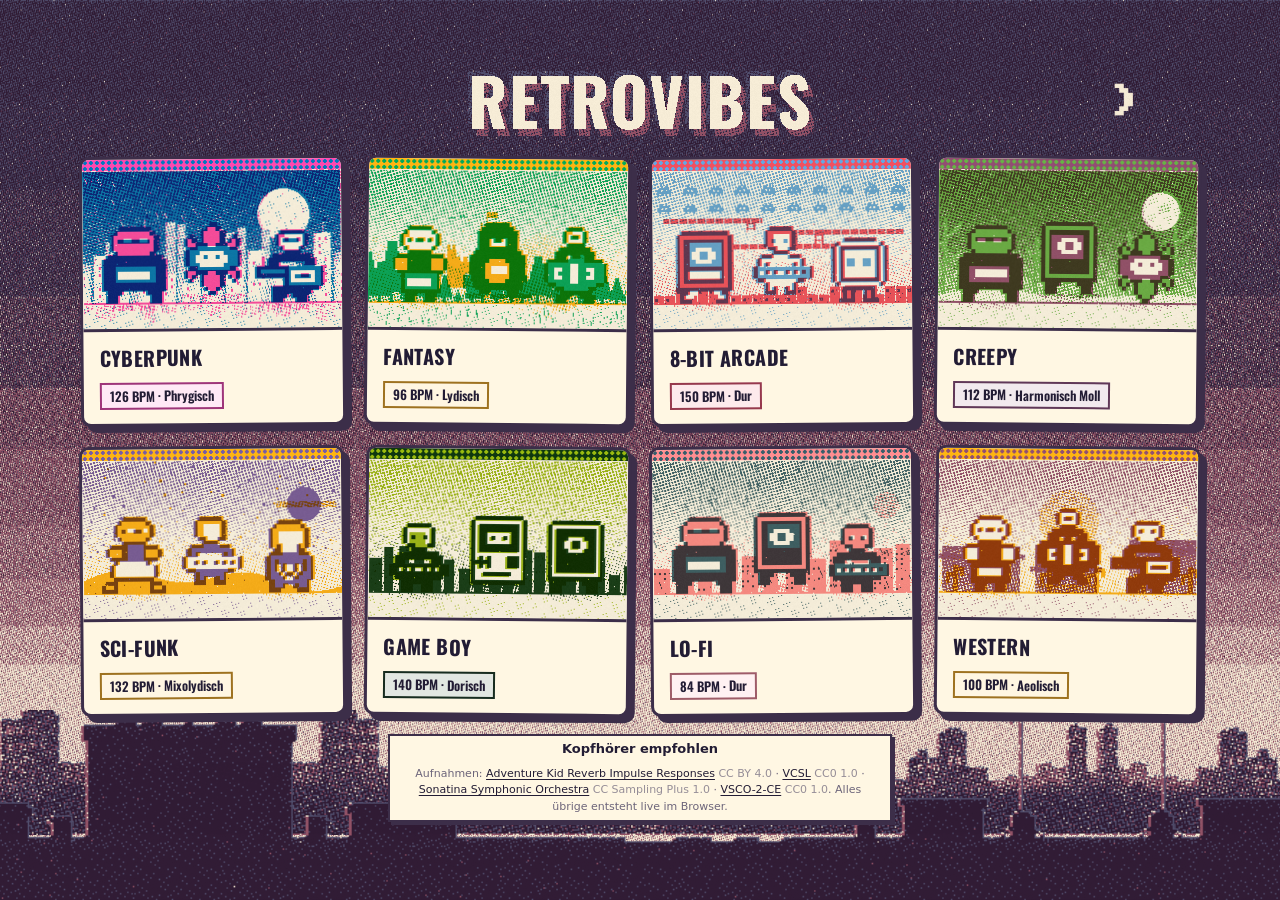
<file: index.html>
<!doctype html>
<html lang="de">
<head>
  <meta charset="utf-8">
  <meta name="viewport" content="width=device-width, initial-scale=1, viewport-fit=cover">
  <meta name="theme-color" content="#3c2e49">
  <!-- Die Seite selbst nie aus dem Cache: sonst zeigt der Browser eine alte
       index.html und damit alte Skriptversionen, obwohl die Dateien laengst
       neu sind. Die Skripte darunter tragen zusaetzlich eine Version. -->
  <meta http-equiv="Cache-Control" content="no-cache, no-store, must-revalidate">
  <meta name="description" content="Retrovibes ist eine Pixel-Groovebox für Beats und kleine Songs.">
  <title>Retrovibes</title>
  <link rel="stylesheet" href="styles.css?v=154">
  <link rel="stylesheet" href="css/intro-rooftop.css?v=154">
</head>
<body>
<div class="app">
  <section class="pick" id="screenPick" aria-label="Retrovibes Stilwahl">
    <div class="intro-rooftop" id="introRooftop" aria-hidden="true">
      <img class="intro-rooftop__layer intro-rooftop__back" src="assets/intro-rooftop/back_riso.png" width="1672" height="944" alt="" draggable="false" loading="eager" decoding="async" fetchpriority="high">
      <img class="intro-rooftop__layer intro-rooftop__moon" src="assets/intro-rooftop/moon_riso.png" width="264" height="312" alt="" draggable="false" loading="eager" decoding="async">
      <img class="intro-rooftop__layer intro-rooftop__middle" src="assets/intro-rooftop/middle_riso.png" width="1881" height="87" alt="" draggable="false" loading="eager" decoding="async">
      <img class="intro-rooftop__layer intro-rooftop__front" src="assets/intro-rooftop/front_riso.png" width="1881" height="150" alt="" draggable="false" loading="eager" decoding="async">
    </div>
    <div class="pick-head">
      <h1 class="logo">RETROVIBES</h1>
    </div>
    <div class="genres" id="genreGrid" aria-label="Musikstil auswählen"></div>
    <p class="pick-foot">Kopfhörer empfohlen</p>
  </section>

  <section class="mix" id="screenMix" hidden>
    <header class="bar">
      <div class="brand">
        <div class="brandzeile">
          <span class="logo">RETROVIBES</span>
          <span class="gchip" id="genreChip">&mdash;</span>
        </div>
        <b class="weltnote" id="weltNote" hidden></b>
      </div>
      <button class="btn play" id="playBtn" data-hint="<b>Play</b> startet den Loop. Geht auch mit der Leertaste.">&#9654; PLAY</button>
      <!-- Nur Welten mit `songarten` fuellen das (bisher: Game Boy). Es steht
           bewusst hier neben PLAY und nicht in der Weltenuebersicht: die
           Songart ist eine Entscheidung beim Bauen, keine beim Aussuchen. -->
      <div class="songarten" id="songArten" role="group" aria-label="Songart" hidden></div>
      <label class="ctl" data-hint="<b>Tempo</b> in Schlägen pro Minute. Unter 90 wird es schleppend, über 150 hektisch.">BPM
        <input type="range" id="bpm" min="60" max="180" step="1"><output id="bpmOut">128</output></label>
      <label class="ctl" data-hint="<b>Swing</b> verschiebt jeden zweiten Schritt nach hinten. Wenig = maschinell, viel = groovig schief.">SWING
        <input type="range" id="swing" min="0" max="60" step="1"><output id="swingOut">0%</output></label>
      <label class="ctl" data-hint="<b>Gesamtlautstärke</b> aller Figuren zusammen.">VOL
        <input type="range" id="master" min="0" max="100" step="1"><output id="masterOut">80</output></label>
      <button class="btn ghost" id="expBtn" data-hint="Song oder Projekt sichern.">Sichern</button>
      <button class="btn ghost" id="helpBtn" data-hint="Kurze Spielhilfe.">Hilfe</button>
      <button class="btn ghost" id="resetBtn" data-hint="Diesen Mix neu anfangen.">Neu</button>
      <button class="btn ghost" id="backBtn" data-hint="Eine andere Welt wählen.">Welten</button>
    </header>

    <div class="work">
      <aside class="roster" id="roster" aria-label="Figuren"></aside>
      <main class="stage">
        <canvas class="stagedruck" id="stageDruck" aria-hidden="true"></canvas>
        <div class="stageregen" id="stageRegen" aria-hidden="true" hidden></div>
        <div class="stagesterne" id="stageSterne" aria-hidden="true" hidden></div>
        <div class="stagekorn" aria-hidden="true"></div>
        <div class="slots" id="slots"></div>
        <div class="stagefloor"></div>
      </main>
      <aside class="insp" id="insp" aria-label="Klangregler"></aside>
    </div>

    <section class="tl">
      <div class="tl-top">
        <h2>BEATRASTER &middot; 16 SCHRITTE</h2>
        <!-- Ziel aller hint()-Aufrufe: wechselnde Tipps, Rueckfragen und
             Rueckmeldungen. Das Element fehlte, damit lief hint() ins Leere
             und die halbe Bedienfuehrung der App war unsichtbar. -->
        <p class="hinweis" id="hintText" aria-live="polite"></p>
        <p class="legend"><b>Tippen</b> = an/aus &nbsp;&middot;&nbsp; <b>Ziehen</b> = Höhe</p>
      </div>
      <div class="bars" id="bars"></div>
      <div class="tl-scroll">
        <div class="grid tl-nums" id="tlNums"></div>
        <div id="tlRows"></div>
        <p class="tl-empty" id="tlEmpty">Dieser Takt ist leer. Wähl eine Figur.</p>
      </div>
    </section>

  </section>
</div>

<!-- Quer ist die richtige Haltung: Buehne und Beatraster brauchen Breite,
     und das Raster hat 16 Spalten, die hochkant zu Streifen werden.
     Bewusst kein harter Riegel - wer sein Geraet gesperrt hat oder es nicht
     drehen kann, kommt mit einem Tipp trotzdem weiter. -->
<div class="dreh" id="drehHinweis" role="dialog" aria-labelledby="drehTitel">
  <div class="dreh__box">
    <div class="dreh__geraet" aria-hidden="true"><i></i></div>
    <p class="dreh__titel logo" id="drehTitel">Bitte dreh dein Gerät</p>
    <p class="dreh__text">Retrovibes braucht die Breite &ndash; für die Bühne und für die 16 Schritte im Beatraster.</p>
    <button class="btn ghost dreh__weiter" id="drehWeiter" type="button">Trotzdem hochkant</button>
  </div>
</div>

  <script src="js/riso.js?v=154"></script>
  <script src="js/sprites.js?v=154"></script>
  <script src="js/genres.js?v=154"></script>
  <script src="js/pixel-art.js?v=154"></script>
  <script src="js/samples.js?v=154"></script>
  <script src="js/audio-engine.js?v=154"></script>
  <script src="js/song-state.js?v=154"></script>
  <script src="js/ui.js?v=154"></script>
  <script src="js/inspector.js?v=154"></script>
  <script src="js/export.js?v=154"></script>
  <script src="js/intro-rooftop.js?v=154"></script>
  <script src="js/logo-print.js?v=154"></script>
  <script src="js/app.js?v=154"></script>
</body>
</html>
</file>
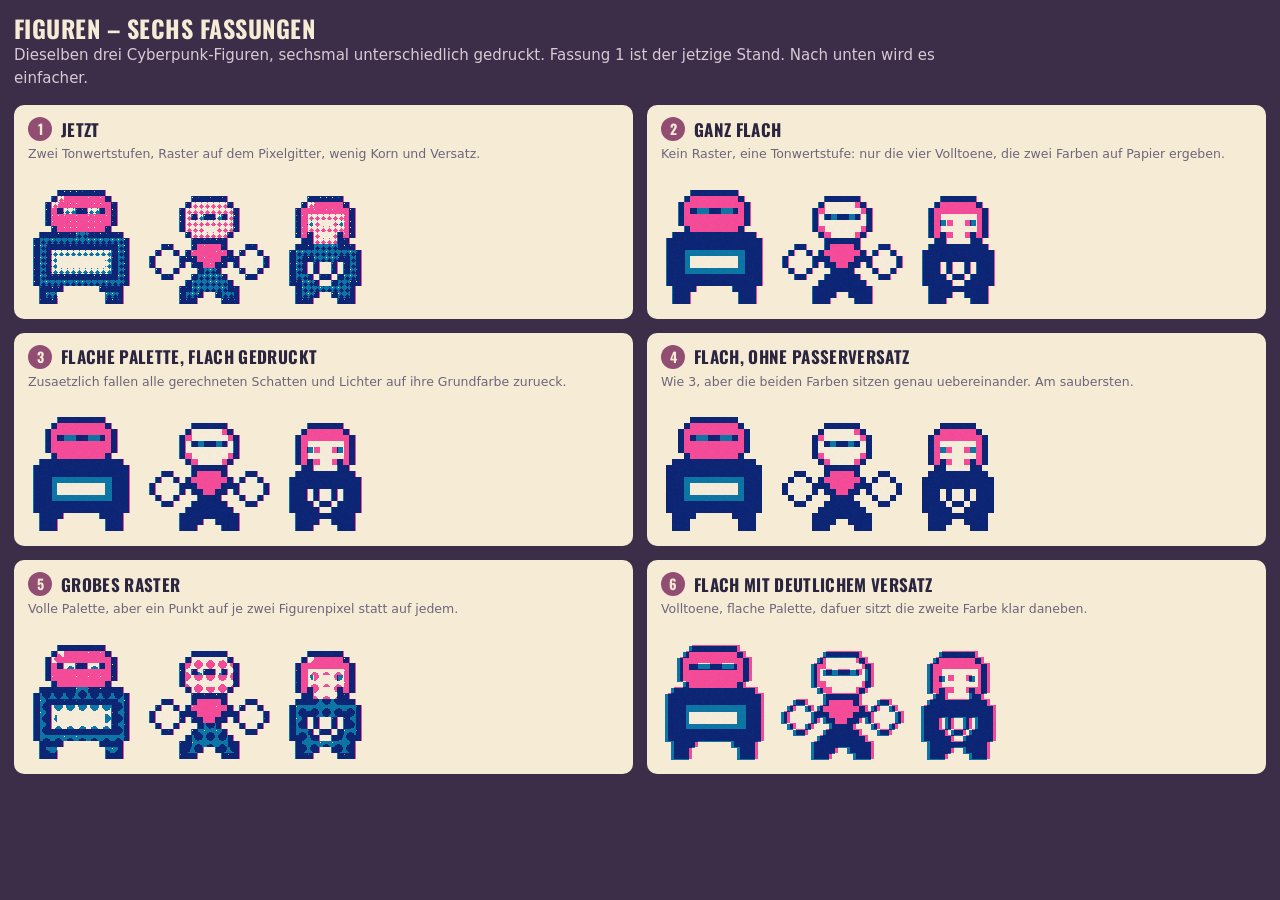
<file: tools/figuren-varianten.html>
<!doctype html>
<html lang="de">
<head>
<meta charset="utf-8">
<title>Retrovibes &ndash; Figuren, sechs Fassungen</title>
<!--
  Vergleichsblatt fuer den Figurendruck. Benutzt die echten Sprites,
  die echten Weltpaletten und dieselbe Presse wie die App - was hier
  steht, sieht in der App genauso aus.

  Aufrufen unter http://localhost:8124/tools/figuren-varianten.html
-->
<style>
  @font-face {
    font-family: "Oswald";
    src: url("../assets/fonts/oswald-latein.ttf") format("truetype-variations"),
         url("../assets/fonts/oswald-latein.ttf") format("truetype");
    font-weight: 200 700;
  }
  body {
    margin: 0; padding: 16px 14px 22px;
    background: #3c2e49; color: #f6ecd6;
    font: 15px/1.5 system-ui, sans-serif;
  }
  h1 { margin: 0 0 4px; font: 700 24px/1 "Oswald", sans-serif; text-transform: uppercase; letter-spacing: .02em; }
  .lede { margin: 0 0 16px; color: #d9c9d5; max-width: 62em; }
  /* Raster statt Liste: nur nebeneinander kann man Fassungen wirklich
     vergleichen, untereinander vergisst man die obere. */
  #blatt { display: grid; grid-template-columns: repeat(2, 1fr); gap: 14px; }
  .fassung { padding: 12px 14px 10px; background: #f6ecd6; border-radius: 10px; }
  .kopf { display: flex; align-items: center; gap: 9px; margin-bottom: 5px; }
  .nr {
    display: inline-grid; place-items: center; width: 24px; height: 24px;
    background: #914e72; color: #f6ecd6; border-radius: 50%;
    font: 700 14px/1 "Oswald", sans-serif;
  }
  h2 { margin: 0; color: #2b2540; font: 700 17px/1 "Oswald", sans-serif; text-transform: uppercase; letter-spacing: .02em; }
  .wie { margin: 0 0 6px; min-height: 2.6em; color: #6d657a; font-size: 12.5px; line-height: 1.3; }
  .reihe { display: flex; align-items: flex-end; gap: 10px; }
  .reihe canvas { display: block; image-rendering: auto; }
  .welt { margin: 10px 0 0; color: #6d657a; font: 600 12px/1 "Oswald", sans-serif; text-transform: uppercase; letter-spacing: .08em; }
</style>
</head>
<body>
<h1>Figuren &ndash; sechs Fassungen</h1>
<p class="lede">Dieselben drei Cyberpunk-Figuren, sechsmal unterschiedlich gedruckt.
Fassung&nbsp;1 ist der jetzige Stand. Nach unten wird es einfacher.</p>
<div id="blatt"></div>

<script src="../js/riso.js"></script>
<script src="../js/sprites.js"></script>
<script src="../js/genres.js"></script>
<script src="../js/pixel-art.js"></script>
<script>
'use strict';

/* Die Palette einer Welt ohne die gerechneten Zwischentoene: jede
   Aufhellung und jeder Schatten faellt auf seine Grundfarbe zurueck.
   Aus zwoelf Farben werden damit sechs. */
function flachePalette(g){
  const p = g.pal;
  return Object.assign({}, p, {a: p.A, H: p.A, b: p.B, c: p.C, s: p.S});
}

function risoFarben(g){ return g.riso || [g.ac, g.ac2]; }

/* Wie paintGenreCard und risoSprite in der App, nur mit frei
   waehlbaren Einstellungen. */
function drucke(g, spriteName, sc, o){
  const merker = g._pal;
  if(o.flachePalette) g._pal = flachePalette(g);
  const src = spriteCanvas(spriteName, g, sc);
  g._pal = merker;

  const rand = Math.max(2, Math.round(sc*0.8));
  const W = src.width + rand*2, H = src.height + rand*2;
  const pr = RISO.press(W, H, {inks: risoFarben(g), paper: RISO.PAPER});
  pr.maske(src, rand, rand, 3, 1);
  pr.stamp(src, rand, rand, 'set', o.stufen);
  const cv = document.createElement('canvas');
  cv.width = W; cv.height = H;
  pr.render(cv.getContext('2d'), {
    pitch: o.pitch || sc, shift: o.shift, grain: o.grain,
    density: 0.95, transparent: true, flach: o.flach,
    angles: [0, Math.PI/2]
  });
  return cv;
}

const FASSUNGEN = [
  {
    titel: 'Jetzt',
    wie: 'Zwei Tonwertstufen, Raster auf dem Pixelgitter, wenig Korn und Versatz.',
    o: {stufen: 2, shift: 0.6, grain: 0.03}
  },
  {
    titel: 'Ganz flach',
    wie: 'Kein Raster, eine Tonwertstufe: nur die vier Volltoene, die zwei Farben auf Papier ergeben.',
    o: {stufen: 1, shift: 0.6, grain: 0, flach: true}
  },
  {
    titel: 'Flache Palette, flach gedruckt',
    wie: 'Zusaetzlich fallen alle gerechneten Schatten und Lichter auf ihre Grundfarbe zurueck.',
    o: {stufen: 1, shift: 0.6, grain: 0, flach: true, flachePalette: true}
  },
  {
    titel: 'Flach, ohne Passerversatz',
    wie: 'Wie 3, aber die beiden Farben sitzen genau uebereinander. Am saubersten.',
    o: {stufen: 1, shift: 0, grain: 0, flach: true, flachePalette: true}
  },
  {
    titel: 'Grobes Raster',
    wie: 'Volle Palette, aber ein Punkt auf je zwei Figurenpixel statt auf jedem.',
    o: {stufen: 2, shift: 0.6, grain: 0.03, grob: 2}
  },
  {
    titel: 'Flach mit deutlichem Versatz',
    wie: 'Volltoene, flache Palette, dafuer sitzt die zweite Farbe klar daneben.',
    o: {stufen: 1, shift: 1.6, grain: 0, flach: true, flachePalette: true}
  }
];

const ZEIGEN = [
  {welt: 'cyber', figuren: ['stomper', 'klatscher', 'saenger']}
];

const SC = 6;   /* gross genug, dass man das Raster wirklich sieht */
const blatt = document.getElementById('blatt');

FASSUNGEN.forEach(function(f, i){
  const box = document.createElement('div');
  box.className = 'fassung';
  box.innerHTML = '<div class="kopf"><span class="nr">' + (i+1) + '</span>' +
                  '<h2>' + f.titel + '</h2></div>' +
                  '<p class="wie">' + f.wie + '</p>';
  ZEIGEN.forEach(function(z){
    const g = GENRES.find(function(x){ return x.id === z.welt; });
    const reihe = document.createElement('div');
    reihe.className = 'reihe';
    z.figuren.forEach(function(name){
      if(!SPRITES[name]) return;
      const o = Object.assign({}, f.o);
      if(o.grob) o.pitch = SC * o.grob;
      reihe.appendChild(drucke(g, name, SC, o));
    });
    const gruppe = document.createElement('div');
    gruppe.appendChild(reihe);
    box.appendChild(gruppe);
  });
  blatt.appendChild(box);
});
</script>
</body>
</html>
</file>
<file: styles.css>
/* Plakatschrift der Oberflaeche. Liegt eingedampft im Projekt
   (assets/fonts/oswald-latein.ttf, SIL OFL 1.1, Lizenz daneben) - nichts
   wird aus dem Netz nachgeladen, die Seite muss offline laufen.
   Neu erzeugen: python tools/subset_font.py

   Eine schmale Groteske mit Gewichtsachse. Vorher lief alles Grosse auf
   der System-Monospace: die ist auf gleiche Zeichenbreite ausgelegt,
   nicht auf Plakat, und sah entsprechend nach Terminal aus. */
@font-face {
  font-family: "Oswald";
  src: url("assets/fonts/oswald-latein.ttf") format("truetype-variations"),
       url("assets/fonts/oswald-latein.ttf") format("truetype");
  font-weight: 200 700;
  font-style: normal;
  font-display: swap;
}

:root {
  /* Schmalschriften als Rueckfall, falls die Datei fehlt - Arial Narrow
     auf Windows, Avenir Next Condensed auf Mac. */
  --display: "Oswald", "Arial Narrow", "Avenir Next Condensed", system-ui, sans-serif;
  --mono: ui-monospace, "SFMono-Regular", Menlo, Monaco, Consolas, monospace;
  --bg: #171426; --bg2: #211c33; --panel: #fff7e3; --panel2: #eadfc4; --sunk: #0f0d19;
  --line: #332b4c; --line2: #5d5279; --ink: #fff8e8; --ink2: #d9d0e6; --muted: #aaa1ba;
  --paper-ink: #221c34; --paper-muted: #6d657a; --ac: #ff5b7f; --ac2: #35d6d0;
  --good: #72de9b; --warn: #ffc857; --world1: #1a1030; --world2: #0d1226;
  --hard-shadow: 6px 6px 0 #090710;
}
*, *::before, *::after { box-sizing: border-box; }
html, body { margin: 0; padding: 0; }
html { background: var(--bg); }
body {
  background: var(--bg); color: var(--ink);
  font-family: system-ui, -apple-system, BlinkMacSystemFont, "Segoe UI", sans-serif;
  font-size: 16px; line-height: 1.45; -webkit-font-smoothing: antialiased;
  -webkit-tap-highlight-color: transparent; overscroll-behavior-y: none;
  /* Die Figuren sind Canvas - Safari haelt sie fuer Bilder und bietet beim
     langen Druck "Bild sichern" an. Ausgerechnet auf dem leeren Platz, wo
     der lange Druck eigentlich das Ziehen starten wuerde. Dasselbe gilt fuer
     die Auswahl-Lupe beim Ziehen im Beatraster. */
  -webkit-touch-callout: none;
  -webkit-user-select: none; user-select: none;
}
/* Lesbares bleibt lesbar: Hilfe, Sichern-Dialog und Eingabefelder muss man
   markieren und kopieren koennen - dort steht der Projekttext zum Weitergeben. */
.help, input, textarea { -webkit-user-select: text; user-select: text; }
button, input, select, textarea { font: inherit; color: inherit; }
button { cursor: pointer; touch-action: manipulation; }
button:disabled { cursor: default; }
:focus-visible { outline: 3px solid var(--ac2); outline-offset: 3px; }
[hidden] { display: none !important; }
.logo, .gcard h3, .gchip, .rlabel, .tl-top h2, .bars .lab, .insp h2, .knob label {
  font-family: var(--display);
  /* Oswald geht bis 700 - 900 liesse den Browser kuenstlich fetten. */
  font-weight: 700; text-transform: uppercase;
}

/* Weltwahl */
.pick {
  min-height: 100vh; min-height: 100dvh; display: flex; flex-direction: column; align-items: center;
  justify-content: center; gap: 18px;
  padding: max(18px, env(safe-area-inset-top)) max(20px, env(safe-area-inset-right)) max(18px, env(safe-area-inset-bottom)) max(20px, env(safe-area-inset-left));
  background:
    radial-gradient(circle at 14% 18%, rgba(255,91,127,.18) 0 4px, transparent 5px),
    radial-gradient(circle at 84% 78%, rgba(53,214,208,.15) 0 5px, transparent 6px),
    radial-gradient(900px 520px at 50% -10%, #392c55 0%, transparent 72%), var(--bg);
  background-size: 84px 84px, 112px 112px, auto, auto;
}
.pick-head { max-width: 720px; text-align: center; }
.logo {
  margin: 0; font-size: clamp(42px, 6.6vw, 66px); line-height: .92; letter-spacing: .015em;
  position: relative;
  /* Ueberdruck aus zwei versetzten Platten. Bleibt stehen, solange
     js/logo-print.js den gerasterten Druck nicht fertig hat - oder
     wenn es gar nicht laeuft. */
  color: #f6ecd6;
  text-shadow:
     4px  4px 0 #914e72,
    -3px -3px 0 rgba(74,74,122,.92);
}
/* Steht der gerasterte Druck, wird die echte Schrift durchsichtig.
   Sie bleibt im Dokument: markierbar, durchsuchbar, vorlesbar. */
.logo.ist-gedruckt { color: transparent; text-shadow: none; }
.logo__druck { position: absolute; pointer-events: none; }

.lede { margin: 20px 0 0; color: var(--ink2); font-size: clamp(18px, 2.2vw, 24px); font-weight: 750; }
.genres { width: min(1120px, 100%); display: grid; grid-template-columns: repeat(auto-fit, minmax(250px, 1fr)); gap: 20px; }
.gcard {
  --tilt: -.5deg; position: relative; overflow: hidden; min-height: 262px; padding: 0;
  color: var(--paper-ink); text-align: left; background: var(--panel); border: 3px solid #3c2e49;
  border-radius: 10px; box-shadow: 6px 6px 0 #3c2e49; transform: rotate(var(--tilt));
  transition: transform .14s ease, box-shadow .14s ease;
}
.gcard:nth-child(even) { --tilt: .55deg; }
.gcard:hover, .gcard:focus-visible { transform: translate(-3px,-3px) rotate(0); box-shadow: 10px 10px 0 #3c2e49; }
/* Der Streifen ist gedruckt, nicht verlaufen: volle erste Farbe, die
   zweite als Rasterpunkte darueber - so legt ein Riso zwei Farben. */
.gcard .strip {
  height: 11px;
  background:
    radial-gradient(circle at 50% 50%, var(--gac2) 1.7px, transparent 1.8px) 0 0/6px 6px,
    var(--gac);
}
/* Die Bildflaeche ist ein Risodruck: in Geraetepixeln gezeichnet und
   weich skaliert. `pixelated` wuerde das Raster zerhacken.
   Hoehe muss zu CARD_ART_H in js/ui.js passen. */
.gcard canvas { display: block; width: 100%; height: 158px; object-fit: cover; image-rendering: auto; }
.gcard .meta { min-height: 76px; padding: 12px 16px 14px; border-top: 3px solid #3c2e49; }
.gcard h3 { margin: 0; color: var(--paper-ink); font-size: 20px; letter-spacing: .02em; }
.gcard p { margin: 7px 0 0; color: var(--paper-muted); font-size: 14px; font-weight: 650; }
.gcard .bpm {
  display: inline-block; margin-top: 10px; padding: 3px 8px; color: var(--paper-ink);
  border: 2px solid color-mix(in srgb, var(--gac) 56%, #221c34);
  background: color-mix(in srgb, var(--gac) 12%, white);
  font: 600 13px/1.3 var(--display);
}
/* Steht auf der dunklen Dachsilhouette. Als blosser Text ging er dort
   unter - jetzt ist er ein kleines gedrucktes Schild wie die Karten. */
.pick-foot {
  align-self: center; margin: 0; padding: 4px 12px;
  color: var(--paper-ink); background: var(--panel);
  border: 2px solid #3c2e49; box-shadow: 3px 3px 0 #3c2e49;
  font-size: 13px; font-weight: 700; text-align: center;
}

/* Editor */
.mix { height: 100vh; height: 100dvh; min-height: 620px; display: flex; flex-direction: column; overflow: hidden; }
.bar {
  z-index: 20; display: flex; align-items: center; flex-wrap: wrap; gap: 10px 13px; min-height: 66px;
  padding: max(8px, env(safe-area-inset-top)) max(14px, env(safe-area-inset-right)) 9px max(14px, env(safe-area-inset-left));
  background: var(--bg2); border-bottom: 3px solid #090710;
}
/* Zwei Zeilen: Name oben, Kanalhinweis darunter. Nebeneinander passte
   der Satz nicht - die Kopfleiste hat bei 1280 px nur 1252 px, und er
   wurde abgeschnitten. In der Hoehe ist dagegen Platz frei. */
.brand { display: flex; flex-direction: column; align-items: flex-start; gap: 3px; margin-right: auto; }
.brandzeile { display: flex; align-items: center; gap: 10px; }
.brandzeile .logo { font-size: 20px; color: #f6ecd6; text-shadow: 2px 2px 0 #914e72, -1px -1px 0 rgba(74,74,122,.9); }
.gchip {
  max-width: 160px; overflow: hidden; padding: 5px 9px; color: var(--ac); border: 2px solid var(--ac);
  font-size: 12px; line-height: 1; letter-spacing: .05em; text-overflow: ellipsis; white-space: nowrap;
}
.btn {
  min-height: 44px; padding: 8px 14px; color: var(--ink); background: #2b2540;
  border: 2px solid var(--line2); border-radius: 7px; box-shadow: 3px 3px 0 #090710;
  font: 600 15px/1.1 var(--display); letter-spacing: .03em;
  transition: transform .08s ease, border-color .1s ease;
}
.btn:hover { border-color: var(--ac); transform: translate(-1px,-1px); }
.btn:active { transform: translate(2px,2px); box-shadow: 1px 1px 0 #090710; }
.btn.ghost { min-height: 44px; background: transparent; border-color: var(--line2); box-shadow: none; }
.btn.play {
  min-width: 126px; min-height: 48px; color: #171426; background: var(--ac); border-color: #090710;
  font: 700 15px/1 var(--display); letter-spacing: .04em;
}
.btn.play.on { background: var(--good); }
/* Songart: drei Fassungen desselben Songs, nur in Welten mit `songarten`.
   Sie steht neben PLAY, weil sie zum Bauen gehoert - und sie muss klein
   bleiben: die Kopfleiste hat bei 1280 px keine 250 px uebrig. Daher
   11 px Schrift, niedrige Knoepfe und ein Rahmen um die Gruppe, damit die
   drei als eine Entscheidung gelesen werden und nicht als drei Knoepfe. */
.songarten {
  display: flex; align-items: center; gap: 3px; padding: 3px;
  border: 2px solid var(--line2); border-radius: 8px;
}
.songarten[hidden] { display: none; }
/* Die Beschriftung kostet 55 px und die hat die Kopfleiste erst ab 1400 px
   uebrig - gemessen: bei 1280 px bleiben fuer Songart und die drei Regler
   zusammen 512 px. Darunter tragen sich die drei Woerter selbst. */
@media (min-width: 1400px) {
  .songarten::before {
    content: 'SONGART'; padding: 0 5px 0 3px; color: var(--muted);
    font: 500 10px/1 var(--display); letter-spacing: .08em;
  }
}
.songart {
  min-height: 32px; padding: 6px 8px; color: var(--muted); background: transparent;
  border: 2px solid transparent; border-radius: 5px;
  font: 600 11px/1 var(--display); letter-spacing: .03em; white-space: nowrap;
}
.songart:hover { color: var(--ink); border-color: var(--ac2); }
.songart.on { color: #171426; background: var(--ac); border-color: #090710; }
/* Die Gruppe nimmt rund 185 px, und die hat die Leiste nicht einfach so:
   sie kommen aus engeren Abstaenden, schmaleren Knoepfen und kuerzeren
   Reglern. Nur in Welten mit Songart, sonst bleibt alles wie es war. */
.bar.mit-songart { gap: 9px; }
.bar.mit-songart .btn.ghost { padding-inline: 10px; }
.bar.mit-songart .ctl input[type="range"] { width: 68px; }
.btn.warn { color: #fff; background: #c53a5d; border-color: #c53a5d; }
.btn.on { color: #171426; background: var(--ac); border-color: #171426; }
.btn.on.solo { background: var(--warn); }
/* Die Kopfleiste braucht auf 1280 px genau ihre 1252 px - sie kippte
   bei jedem laengeren Weltnamen ("8-Bit Arcade") in eine zweite Zeile.
   Statt weiter Pixel abzuschaben duerfen die Regler jetzt schrumpfen:
   `flex: 0 1 auto` und `min-width: 0` geben dem Umbruch etwas zu
   holen, bevor er eine Zeile aufmacht. */
.ctl {
  flex: 0 1 auto; min-width: 0;
  display: flex; align-items: center; gap: 7px; min-height: 42px; color: var(--muted);
  font: 500 12px/1 var(--display); letter-spacing: .06em;
}
.ctl input[type="range"] { flex: 0 1 auto; min-width: 52px; }
/* Der Weltname kuerzt sich lieber, als die Leiste zu sprengen. */
.brand { min-width: 0; }
.gchip { flex: 0 1 auto; }
.ctl output { min-width: 32px; color: var(--ink); font: 600 15px/1 var(--display); text-align: right; font-variant-numeric: tabular-nums; }
input[type="range"] {
  width: 108px; height: 44px; margin: 0; padding: 0; appearance: none; -webkit-appearance: none;
  background: transparent; touch-action: pan-y;
}
input[type="range"]::-webkit-slider-runnable-track { height: 8px; background: var(--sunk); border: 2px solid var(--line2); }
input[type="range"]::-moz-range-track { height: 8px; background: var(--sunk); border: 2px solid var(--line2); }
input[type="range"]::-webkit-slider-thumb {
  width: 22px; height: 28px; margin-top: -12px; appearance: none; -webkit-appearance: none;
  background: var(--ac); border: 2px solid #090710; border-radius: 3px; box-shadow: 2px 2px 0 #090710;
}
input[type="range"]::-moz-range-thumb { width: 22px; height: 28px; background: var(--ac); border: 2px solid #090710; border-radius: 3px; }
.work { min-height: 0; flex: 1; display: grid; grid-template-columns: 232px minmax(0,1fr) 286px; background: var(--bg); }
.work > * { min-height: 0; overflow: auto; }

/* Figurenkiste */
.roster {
  padding: 12px; color: var(--paper-ink); background: var(--panel); border-right: 3px solid #090710;
  scrollbar-color: var(--ac) var(--panel2);
}
/* Erklaert die Kanalgrenze - oben neben dem Weltnamen, wo man
   hinschaut. In der Figurenliste stand es zu weit unten. Schrumpft als
   erstes, wenn die Kopfleiste eng wird; der volle Text haengt am
   title-Attribut. */
.weltnote {
  max-width: 100%; overflow: hidden;
  color: var(--ink2); font: 700 12px/1.1 var(--display); letter-spacing: .02em;
  text-overflow: ellipsis; white-space: nowrap;
}
.rlabel { display: flex; align-items: center; gap: 8px; margin: 17px 0 8px; color: var(--paper-muted); font-size: 12px; font-weight: 500; letter-spacing: .13em; }
.rlabel:first-child { margin-top: 2px; }
.rlabel::after { content: ""; flex: 1; height: 2px; background: #cfc3aa; }
.rlabel i { width: 10px; height: 10px; flex: none; background: var(--c); border: 2px solid var(--paper-ink); }
.rgrid { display: grid; grid-template-columns: 1fr 1fr; gap: 9px; }
.rchar {
  position: relative; min-width: 0; min-height: 94px; overflow: hidden; padding: 7px 5px 6px;
  color: var(--paper-ink); text-align: center; background: #fffdf5; border: 2px solid #b9ad97;
  border-radius: 7px; box-shadow: 2px 2px 0 #c8bca5;
  /* Hier entscheidet sich, ob ein Finger zieht oder scrollt - nicht im
     JavaScript. Die Buehne liegt rechts: laengs (pan-y) scrollt der
     Browser die Kiste, quer gehoert die Bewegung uns. Ohne die Angabe
     nimmt der Browser jede Geste als Scrollen und der Zug kommt nie an. */
  touch-action: pan-y;
  -webkit-user-select: none; user-select: none; -webkit-touch-callout: none;
}
.rchar:hover { border-color: var(--c); }
.rchar canvas { display: block; margin: 0 auto; image-rendering: pixelated; }
.rchar span { display: block; margin-top: 4px; overflow: hidden; color: var(--paper-ink); font-size: 11px; font-weight: 750; line-height: 1.15; text-overflow: ellipsis; white-space: nowrap; }
.rchar.used { opacity: .5; filter: saturate(.55); }
.rchar.used::after {
  content: "IN TAKT"; position: absolute; inset: 0 0 auto; padding: 2px 3px; color: #151223;
  background: var(--c); font: 700 9px/1.2 var(--display); letter-spacing: .05em;
}

/* Kleiner Schirm (Tablet): dieselben Figuren, vier Fuenftel gross.
   0,8 ist nicht beliebig gewaehlt - die Buehnenfigur wird mit P = 5 Punkten
   je Sprite-Punkt gezeichnet, und 5 * 0,8 = 4 ist wieder eine ganze Zahl.
   Bei 0,75 waeren es 3,75 und das Raster wuerde ungleichmaessig.
   Die Figurenkiste geht den anderen Weg und zeichnet gleich kleiner
   (rosterSkala) - ein Bild zu skalieren kostet dort mehr, als es bringt. */
/* EIN Punkt zum Drehen. Erlaubt sind nur Faktoren, bei denen 5 * Faktor
   ganz bleibt - die Buehnenfigur wird mit P = 5 Punkten je Sprite-Punkt
   gezeichnet: 0,8 = 4 Punkte, 0,6 = 3, 0,4 = 2. Alles dazwischen (0,7 waere
   3,5) macht das Pixelraster ungleichmaessig, weil manche Reihen breiter
   ausfallen als andere. Wer weiter verkleinern will, geht auf 0,4 - und
   sollte dann auch rosterSkala() in ui.js von 2 auf 1 setzen. */
.klein { --figskala: .6; }
.klein .slot { width: calc(96px * var(--figskala) + 10px); min-height: calc(140px * var(--figskala) + 20px); }
.klein .slot canvas { width: calc(96px * var(--figskala)); height: calc(140px * var(--figskala)); }
.klein .slot .nameplate { min-height: 24px; padding: 3px; border-top-width: 4px; font-size: 9px; }
.klein .slot .kill { transform: scale(.8); transform-origin: top right; }
.klein .slots { gap: 5px; padding: 10px 8px 2px; }
.klein .rchar { min-height: 64px; padding: 4px 3px 4px; }
.klein .rchar span { margin-top: 2px; font-size: 9px; }
.klein .rchar.used::after { font-size: 7px; padding: 1px 2px; }
.klein .rgrid { gap: 6px; }
.klein .rlabel { margin: 10px 0 5px; font-size: 10px; }
/* Der leere Platz ist jetzt 88 statt 110 Punkte breit - "ZIEHEN ODER"
   passt darin nur kleiner. Vorher wurde es abgeschnitten. */
.klein .slot.empty em { font-size: 20px; }
.klein .slot.empty span { font-size: 8px; letter-spacing: 0; }
/* Auf dem Tablet quer (1080 Punkte) brach die Kopfleiste in eine zweite
   Zeile um - gemessen 1085 Punkte Inhalt auf 1052 Punkte Platz, es fehlten
   also 33. Die holen engere Abstaende und kuerzere Regler. Nur oberhalb
   von 900 Punkten: darunter sollen die Regler ausdruecklich in die Breite
   gehen, und diese Regel wuerde das wegen ihrer hoeheren Gewichtung
   ueberstimmen. */
@media (min-width: 901px) {
  .klein .bar { gap: 8px; }
  .klein .ctl input[type="range"] { width: 76px; }
  .klein .btn.ghost { padding-inline: 9px; }
  /* Mit Songart-Gruppe reicht auch das nicht: gemessen 1248 Punkte Inhalt
     auf 1052 Punkte Platz. Vollstaendig aufholen liesse sich das nur, indem
     Weltname, Regler und Knoepfe unlesbar klein werden - also holen wir das
     Bequeme (Marke und Regler ruecken zusammen) und lassen die Leiste den
     Rest umbrechen. Zwei Zeilen sind hier die ehrlichere Antwort. */
  .klein .brandzeile .logo { font-size: 16px; }
  .klein .weltnote { font-size: 11px; }
  .klein .songart { padding: 5px 6px; font-size: 10px; }
  .klein .bar.mit-songart .ctl input[type="range"] { width: 58px; }
}

/* Sticker-Bühne */
.stage {
  position: relative; display: flex; flex-direction: column; overflow: hidden !important;
  /* Grundton, bis der Druck steht. Der Verlauf mit den zwei Lichtkegeln
     ist raus - das war Bildschirm, keine Druckflaeche. */
  background: #3c2e49;
}
/* Fallender Regen. Die Flaeche wird einmal gedruckt (regenKachel in
   js/ui.js) und danach nur noch gescrollt - kein Zeichnen pro Bild.
   Der Weg pro Runde ist genau eine Kachel, waagerecht die Haelfte:
   das ist die Schraege der Striche, damit sie in ihrer eigenen
   Richtung fallen und nicht seitlich wegrutschen.
   Kachelgroesse und Weg muessen zu REGEN_KACHEL in js/ui.js passen. */
.stageregen {
  position: absolute; inset: 0; z-index: 3; pointer-events: none;
  background-repeat: repeat; background-size: 120px 120px;
  animation: regenfall 1s steps(1) infinite;
}
/* Der Regen gleitet nicht, er wird neu gesetzt: fuenfmal je Sekunde
   springt die Flaeche auf eine andere Stelle der Kachel. Das sieht aus
   wie ein Blatt, das immer wieder neu durch die Presse geht - ein
   gleitender Verlauf sah nach Bildschirm aus, nicht nach Druck. */
@keyframes regenfall {
  0%   { background-position:   0px   0px; }
  20%  { background-position:  67px  41px; }
  40%  { background-position:  23px  86px; }
  60%  { background-position:  94px  13px; }
  80%  { background-position:  41px  59px; }
}
@media (prefers-reduced-motion: reduce) {
  .stageregen { animation: none; }
}

/* Funkelnde Sterne (js/ui.js, setzeSterne): ein Punkt je Stern, jeder
   pulst in eigenem Takt. Liegt zwischen Druck und Regen. */
/* Ebene 0, also direkt ueber dem gedruckten Hintergrund und UNTER den
   Figuren (Ebene 1) - Sterne stehen am Himmel, nicht vor den Leuten.
   Sie lagen vorher auf Ebene 2 und damit schon immer vor den Figuren; das
   fiel nur nicht auf, solange sie kaum sichtbar waren.
   Kurz standen sie auf 5, um dem Korn zu entgehen (das multipliziert mit
   0,4 und schluckt einen Teil des Funkelns). Falscher Handel: das Korn
   liegt ueber dem ganzen Druck, so sieht gedrucktes Papier nun mal aus -
   die Sterne davon auszunehmen macht sie zu Aufklebern. Der Verlust wird
   stattdessen im Funkeln selbst ausgeglichen, ueber den Schein. */
.stagesterne { position: absolute; inset: 0; z-index: 0; pointer-events: none; }
.stagesterne i {
  position: absolute; display: block; border-radius: 1px;
  background: var(--ton, currentColor);
  animation: funkeln 2.4s ease-in-out infinite;
}
/* Der Schein macht den Unterschied. Ein 3-px-Punkt kann nicht heller
   werden, dafuer deckt er zu wenig Flaeche - sichtbar wird ein Funkeln
   erst, wenn der Punkt auf dem Hoehepunkt kurz ausblueht und damit
   GROESSER wird. Farbe aus --ton, also aus der Druckfarbe der Welt. */
@keyframes funkeln {
  0%, 100% { opacity: .12; transform: scale(.7);  box-shadow: 0 0 0 0 transparent; }
  50%      { opacity: 1;   transform: scale(1.7); box-shadow: 0 0 9px 3px var(--ton); }
}
/* Jeder siebte steht lange still und blitzt nur kurz auf - ohne das
   atmen alle gemeinsam, und ein Himmel, der gemeinsam atmet, blinkt. */
@keyframes blitzen {
  0%, 74%, 100% { opacity: .10; transform: scale(.7); box-shadow: 0 0 0 0 transparent; }
  84%           { opacity: 1;   transform: scale(2.1); box-shadow: 0 0 10px 3px var(--ton); }
}
.stagesterne i.blitz { animation-name: blitzen; }
@media (prefers-reduced-motion: reduce) {
  .stagesterne i { animation: none; opacity: .7; }
}

/* Leichtes Korn ueber der ganzen Buehne. Bewusst als CSS-Animation
   mit `steps()`: das Korn springt fuenfmal je Sekunde auf eine andere
   Stelle der Kachel, ruckweise wie ein Druck - und kostet kein
   einziges gezeichnetes Bild. */
.stagekorn {
  position: absolute; inset: -64px; z-index: 4; pointer-events: none;
  background: url("assets/intro-rooftop/grain.png") 0 0/128px 128px repeat;
  opacity: .4; mix-blend-mode: multiply;
  animation: kornwandern 1.2s steps(1) infinite;
}
@keyframes kornwandern {
  0%   { transform: translate(0, 0); }
  17%  { transform: translate(-37px, 19px); }
  34%  { transform: translate(23px, -41px); }
  50%  { transform: translate(-11px, -13px); }
  67%  { transform: translate(44px, 29px); }
  84%  { transform: translate(-29px, 37px); }
}
@media (prefers-reduced-motion: reduce) {
  .stagekorn { animation: none; }
}

/* Die gedruckte Kulisse, gezeichnet in js/ui.js (paintStagePrint). */
.stagedruck {
  position: absolute; inset: 0; z-index: 0;
  width: 100%; height: 100%; pointer-events: none;
}
.coach {
  z-index: 2; display: flex; align-items: center; flex-wrap: wrap; gap: 12px; margin: 12px 14px 0;
  padding: 9px 12px; color: var(--paper-ink); background: var(--panel); border: 3px solid #3c2e49;
  border-radius: 7px; box-shadow: 4px 4px 0 #090710; font-size: 14px;
}
.coach b { color: #be2e58; font: 700 12px/1 var(--display); letter-spacing: .04em; }
.coach strong { display: inline-grid; width: 23px; height: 23px; place-items: center; color: #171426; background: var(--ac2); border: 2px solid #171426; border-radius: 50%; }
.coach button { min-height: 44px; margin-left: auto; padding: 5px 11px; color: var(--paper-ink); background: var(--panel2); border: 2px solid var(--paper-ink); border-radius: 5px; font: 600 14px/1 var(--display); }
.slots { z-index: 1; flex: 1; display: flex; align-items: flex-end; justify-content: center; flex-wrap: wrap; gap: 7px; padding: 18px 14px 2px; }
.slot { position: relative; width: 110px; min-height: 158px; display: flex; align-items: stretch; justify-content: flex-end; flex-direction: column; }
.slot-select {
  width: 100%; min-height: 150px; display: flex; flex-direction: column; align-items: center; justify-content: flex-end;
  gap: 5px; padding: 0 3px 9px; color: var(--ink); background: transparent; border: 0;
}
.slot canvas { display: block; image-rendering: pixelated; }
.slot .nameplate {
  width: 100%; min-height: 30px; padding: 5px 4px; overflow: hidden; color: var(--paper-ink);
  background: var(--panel); border: 2px solid #0c0916; border-top: 6px solid var(--c); border-radius: 4px;
  box-shadow: 3px 3px 0 #090710; font-size: 11px; font-weight: 800; line-height: 1.15;
  text-overflow: ellipsis; white-space: nowrap;
}
.slot.sel .nameplate { background: color-mix(in srgb, var(--c) 20%, var(--panel)); }
.slot .kill {
  position: absolute; top: -16px; right: -20px; z-index: 3; width: 44px; height: 44px; padding: 0;
  color: var(--paper-ink); background: var(--panel); border: 2px solid #0c0916; border-radius: 50%;
  box-shadow: 2px 2px 0 #090710; font-size: 17px; font-weight: 900; opacity: 0; transition: opacity .1s ease;
}
.slot:hover .kill, .slot:focus-within .kill { opacity: 1; }
.slot .kill:hover { color: #fff; background: #c53a5d; }
.slot.muted canvas { opacity: .32; filter: grayscale(1); }
/* Liegt auf der gedruckten Kulisse, nicht mehr auf dunklem Grund:
   heller Rahmen und helle Schrift waren dort nicht zu sehen. */
.slot.empty {
  min-height: 150px; align-items: center; justify-content: center; color: #3c2e49;
  border: 3px dashed #3c2e49; border-radius: 9px; background: rgba(246,236,214,.62);
}
.slot.empty em { font-style: normal; font-size: 30px; font-weight: 300; }
.slot.empty span { margin-top: 5px; font: 600 11px/1.3 var(--display); letter-spacing: .05em; text-align: center; }
/* Die Figur, die am Finger klebt. `pointer-events: none` ist Pflicht -
   sonst findet elementFromPoint immer nur den Geist und nie die Buehne. */
.figurgeist {
  position: fixed; z-index: 90; pointer-events: none; opacity: .92;
  transform: translate(-50%, -72%);
  filter: drop-shadow(3px 4px 0 rgba(9,7,16,.45));
}
.figurgeist canvas { display: block; image-rendering: pixelated; }
body.zieht { cursor: grabbing; }
body.zieht .rchar { cursor: grabbing; }
.stage.zielaktiv::after {
  content: ""; position: absolute; inset: 6px; z-index: 3; pointer-events: none;
  border: 3px dashed var(--ac); border-radius: 8px;
}
/* Der Boden wird jetzt mitgedruckt - das Element haelt nur noch den
   Platz frei und markiert die Hoehe, auf der die Figuren stehen. */
.stagefloor { z-index: 1; height: 18px; margin: 0 14px; }

/* Klangregler */
.insp { padding: 14px; color: var(--paper-ink); background: var(--panel); border-left: 3px solid #090710; scrollbar-color: var(--ac) var(--panel2); }
.insp h2 { margin: 0 0 3px; color: var(--c); font-size: 18px; font-weight: 700; letter-spacing: .01em; }
.insp .sub { margin: 0 0 12px; color: var(--paper-muted); font-size: 12px; font-weight: 650; }
.rowbtns { display: flex; flex-wrap: wrap; gap: 7px; margin: 4px 0 16px; }
.rowbtns .btn { min-height: 44px; padding: 6px 11px; color: var(--paper-ink); background: #fffdf5; border-color: #8f829f; box-shadow: 2px 2px 0 #c8bca5; font-size: 13px; }
.rowbtns .btn.on { color: #171426; background: var(--ac); border-color: #171426; }
.rowbtns .btn.on.solo { background: var(--warn); }
.knob { margin-bottom: 12px; }
.knob .top { display: flex; align-items: baseline; justify-content: space-between; gap: 8px; }
.knob label { color: var(--paper-muted); font-size: 11px; font-weight: 500; letter-spacing: .1em; }
.knob output { color: var(--paper-ink); font: 600 14px/1 var(--display); min-width: 30px; text-align: right; font-variant-numeric: tabular-nums; }
.knob input[type="range"] { width: 100%; margin-top: 1px; }
.knob input[type="range"]:disabled { opacity: .38; }
/* AUTO steht zwischen Namen und Wert, nicht am Rand: der Knopf gehoert zu
   diesem einen Regler, und am Rand liest er sich wie eine Spaltenfunktion. */
.animknopf {
  margin-right: auto; padding: 1px 6px; color: var(--paper-muted); background: transparent;
  border: 2px solid #b3a795; border-radius: 3px;
  font: 700 9px/1.5 var(--display); letter-spacing: .1em;
}
.animknopf.an { color: #fffdf5; background: var(--c, #ff2e88); border-color: #3c2e49; }
.autozeile { display: flex; gap: 8px; margin-top: 7px; }
.autozeile label { display: flex; flex: 1; min-width: 0; flex-direction: column; gap: 3px; letter-spacing: 0; text-transform: none; }
.autozeile span { color: var(--paper-muted); font: 500 10px/1.2 system-ui, sans-serif; }
.autozeile input {
  width: 100%; min-width: 0; padding: 3px 5px; color: var(--paper-ink); background: #fffdf5;
  border: 2px solid #8f829f; font: 600 12px var(--mono); text-align: center;
}
/* Auf dem Tablet ist die Spalte schmal und die drei Felder werden zu Schlitzen. */
@media (max-width: 900px) {
  .autozeile { flex-wrap: wrap; }
  .autozeile label { flex: 1 1 30%; }
}
.knob input[type="range"]::-webkit-slider-runnable-track { background: #d6cbb4; border-color: #6f647d; }
.knob input[type="range"]::-moz-range-track { background: #d6cbb4; border-color: #6f647d; }
.knob .tip { display: none; }
.empty-insp { color: var(--paper-muted); font-size: 14px; }
.empty-insp p { margin: 8px 0 0; }

/* Beatraster */
/* Feste Hoehe statt mitwachsend. Vorher stand hier min/max, und die
   Leiste wuchs mit jeder Figur von 187 auf 331 px - die Buehne sprang
   also mitten im Abspielen um 144 px. Der Platz wird jetzt von Anfang
   an reserviert; die Zeilen darunter scrollen in `.tl-scroll`.
   Der Wert ist derselbe, den die Leiste vorher als Deckel hatte, also
   aendert sich fuer volle Takte nichts. */
.tl {
  height: clamp(190px, 46vh, 470px); flex: none;
  display: flex; flex-direction: column;
  color: var(--ink); background: var(--bg2); border-top: 3px solid #090710;
}
.tl-top { display: flex; align-items: center; gap: 14px; padding: 7px 14px; border-bottom: 2px solid var(--line); }
.tl-top h2 { margin: 0; color: var(--ink2); font-size: 13px; font-weight: 600; letter-spacing: .09em; }
.tl-top .legend { margin: 0 0 0 auto; color: var(--muted); font-size: 12px; text-align: right; }
.tl-top .legend b { color: var(--ink2); }
.bars { position: relative; display: flex; align-items: center; flex-wrap: nowrap; gap: 6px; min-height: 52px; padding: 6px 14px; border-bottom: 2px solid var(--line); }
/* Die Takte scrollen waagerecht, die Steuerung daneben bleibt stehen.
   Bei dreissig Takten waere sie sonst nicht mehr erreichbar. */
.barspur {
  flex: 1 1 auto; min-width: 0; display: flex; align-items: center; gap: 6px;
  overflow-x: auto; overflow-y: hidden; padding: 3px 2px;
  scrollbar-width: thin; scrollbar-color: var(--line2) transparent;
}
.barspur::-webkit-scrollbar { height: 6px; }
.barspur::-webkit-scrollbar-thumb { background: var(--line2); border-radius: 3px; }
.barsteuer { flex: 0 0 auto; display: flex; align-items: center; gap: 6px; }
.barspur .barchip { flex: 0 0 auto; }
.bars .lab { margin-right: 2px; color: var(--muted); font-size: 11px; font-weight: 500; letter-spacing: .12em; }
.barchip {
  position: relative; min-width: 44px; height: 44px; padding: 0 7px; color: var(--ink2); background: #2b2540;
  border: 2px solid var(--line2); border-radius: 6px; font: 600 15px/1 var(--display);
}
.barchip small { display: block; margin-top: 2px; color: var(--muted); font: 500 10px/1 var(--display); }
.barchip:hover { color: var(--ink); border-color: var(--ac); }
.barchip.on { color: #171426; background: var(--ac); border-color: #090710; }
.barchip.on small { color: #171426; opacity: .72; }
.barchip.playing::before { content: ""; position: absolute; inset: auto 4px -6px; height: 4px; background: var(--ac2); }
.barchip.addbar { min-width: 98px; color: var(--ink); font-size: 11px; }
.barchip.barmove { min-width: 36px; padding: 0 4px; color: var(--ink2); font-size: 13px; }
.barsteuer .barchip.barmove:first-of-type { margin-left: 6px; }
.barchip.barmove:disabled { color: var(--line2); border-color: var(--line); background: transparent; }
.barchip.barkill { margin-left: 4px; color: #ffc0d0; border-color: #754055; }
.barchip.barkill:hover { color: #fff; background: #c53a5d; border-color: #c53a5d; }
.modes { display: flex; gap: 6px; margin-left: auto; }
.mode { min-height: 44px; padding: 7px 12px; color: var(--muted); background: transparent; border: 2px solid var(--line2); border-radius: 6px; font: 600 15px/1 var(--display); letter-spacing: .03em; }
.mode:hover { color: var(--ink); border-color: var(--ac2); }
.mode.on { color: #171426; background: var(--ac2); border-color: #090710; }
.pop {
  position: absolute; z-index: 40; width: min(310px, calc(100vw - 24px)); padding: 8px;
  color: var(--paper-ink); background: var(--panel); border: 3px solid #3c2e49; border-radius: 8px; box-shadow: var(--hard-shadow);
}
.pop button { display: block; width: 100%; min-height: 52px; margin-bottom: 7px; padding: 9px 11px; color: var(--paper-ink); text-align: left; background: #fffdf5; border: 2px solid #b9ad97; border-radius: 5px; }
.pop button:last-child { margin-bottom: 0; }
.pop button:hover { border-color: var(--ac); }
.pop b { display: block; font-size: 14px; }
.pop span { display: block; margin-top: 2px; color: var(--paper-muted); font-size: 12px; }
.tl-scroll { flex: 1; min-height: 0; overflow: auto; padding: 0 14px 12px; scrollbar-color: var(--ac) var(--sunk); -webkit-overflow-scrolling: touch; }
.grid { min-width: 880px; display: grid; grid-template-columns: 144px repeat(16,minmax(44px,1fr)); align-items: stretch; }
.tl-nums { position: sticky; top: 0; z-index: 5; padding-top: 7px; background: var(--bg2); }
.tl-nums > :first-child { position: sticky; left: 0; z-index: 6; background: var(--bg2); }
.tl-nums .n { padding-bottom: 5px; color: var(--muted); border-bottom: 3px solid transparent; font: 400 11px/1 var(--display); text-align: center; }
.tl-nums .n.beat { color: var(--ink2); }
.tl-nums .n.head { color: var(--ac2); border-bottom-color: var(--ac2); }
.trow { border-top: 2px solid var(--line); }
.trow .rh {
  position: sticky; left: 0; z-index: 4; width: 100%; min-width: 0; display: flex; align-items: center;
  gap: 8px; padding: 7px 9px; overflow: hidden; color: var(--ink); text-align: left; background: var(--bg2); border: 0;
}
.trow .rh i { width: 11px; height: 11px; flex: none; background: var(--c); border: 1px solid #fff; }
.trow .rh b { overflow: hidden; font-size: 13px; font-weight: 750; text-overflow: ellipsis; white-space: nowrap; }
.trow.sel .rh { background: color-mix(in srgb, var(--c) 28%, var(--bg2)); }
.trow.muted { opacity: .48; }
.cell { position: relative; height: 48px; background: var(--sunk); border-left: 2px solid var(--line); cursor: ns-resize; touch-action: pan-x; }
.cell.q { border-left-color: var(--line2); }
.cell.head { background: #24203d; box-shadow: inset 0 0 0 2px rgba(53,214,208,.32); }
.cell .stepbar { position: absolute; inset: auto 4px 3px; min-height: 5px; background: var(--c); border: 1px solid rgba(255,255,255,.46); box-shadow: 0 0 0 1px rgba(0,0,0,.65); }
.cell.off .stepbar { display: none; }
.cell:hover { background: #292442; }
.cell.fire .stepbar { filter: brightness(1.6); }
.tl-empty { margin: 0; padding: 18px 8px; color: var(--muted); font-size: 14px; font-weight: 650; }
.pick-foot .warnung { display: inline-block; margin-top: 6px; color: var(--ac); font-size: 12px; font-weight: 700; }
/* Die Quellenzeile traegt keine Betonung: sie muss dastehen und lesbar sein,
   aber sie ist nicht das, wofuer jemand die Seite aufmacht. */
.pick-foot .quellen { display: block; max-width: 68ch; margin: 7px auto 1px; color: var(--paper-muted); font-size: 11px; font-weight: 400; line-height: 1.5; }
.pick-foot .quellen a { color: var(--paper-ink); text-decoration: underline; text-underline-offset: 2px; }
.pick-foot .quellen .liz { opacity: .72; }

/* Schallplatte: der Regler fuers Grundrauschen, als Gegenstand in der Welt.
   Sie dreht sich nur, solange gespielt wird - sonst waere die Bewegung
   Dekoration ohne Aussage. */
.platte {
  position: absolute; right: 14px; bottom: 14px; width: 78px; height: 78px; padding: 0;
  display: grid; place-items: center; border-radius: 50%; cursor: pointer;
  background: radial-gradient(circle at 50% 50%, #2a2733 0 22%, #14121c 22% 30%, #2a2733 30% 38%,
              #14121c 38% 46%, #2a2733 46% 54%, #14121c 54% 62%, #2a2733 62% 70%, #14121c 70%);
  border: 2px solid #0b0a12; box-shadow: 0 2px 0 rgba(0,0,0,.5);
  opacity: .78; transition: opacity .15s;
  /* Die Buehne (.slots) fuellt den ganzen Bereich und wuerde den Klick
     schlucken - die Platte muss darueber liegen. */
  z-index: 4;
}
.platte:hover, .platte:focus-visible { opacity: 1; }
.platte-loch { width: 14px; height: 14px; border-radius: 50%; background: var(--ac); border: 2px solid #0b0a12; }
body.laeuft .platte { animation: plattedreht 1.8s linear infinite; }
@keyframes plattedreht { to { transform: rotate(360deg); } }
@media (prefers-reduced-motion: reduce) { body.laeuft .platte { animation: none; } }

.tellerpop { width: 210px; z-index: 6; }
.tellerpop b { display: block; font-size: 14px; color: var(--paper-ink); }
.tellerpop span { display: block; margin: 2px 0 8px; color: var(--paper-muted); font-size: 12px; }
.tellerpop input { width: 100%; }
.tellerpop output { display: block; margin-top: 4px; color: var(--paper-ink); font-size: 12px; font-weight: 700; text-align: right; }

/* Dialoge */
.help {
  position: fixed; inset: 0; z-index: 60; display: flex; align-items: center; justify-content: center;
  padding: max(20px, env(safe-area-inset-top)) max(20px, env(safe-area-inset-right)) max(20px, env(safe-area-inset-bottom)) max(20px, env(safe-area-inset-left));
  background: rgba(9,7,16,.88);
}
.help .sheet {
  width: min(620px,100%); max-height: 86vh; max-height: 86dvh; overflow: auto; padding: 22px;
  color: var(--paper-ink); background: var(--panel); border: 3px solid #3c2e49; border-radius: 10px; box-shadow: var(--hard-shadow);
}
.help h2 { margin: 0 0 16px; color: #b72f56; font: 700 21px/1.15 var(--display); }
.help dl { margin: 0; display: grid; grid-template-columns: auto 1fr; gap: 10px 16px; font-size: 14px; }
.help dt { color: #197b79; font: 600 15px/1.35 var(--display); white-space: nowrap; }
.help dd { margin: 0; color: var(--paper-muted); }
.help .btn { color: var(--paper-ink); background: #fffdf5; border-color: #8f829f; box-shadow: 2px 2px 0 #c8bca5; }
.xrow { display: flex; align-items: center; gap: 14px; padding: 12px 0; border-top: 2px solid #d7cbb4; }
.xrow:first-of-type { border-top: 0; }
.xrow > div { flex: 1; min-width: 0; }
.xrow > div > b { display: block; font-size: 14px; }
.xrow span { display: block; margin-top: 3px; color: var(--paper-muted); font-size: 12px; }
.xrow .btn { min-width: 100px; flex: none; }
.xrow .btn[disabled] { opacity: .45; }
.xpaste { padding-top: 10px; color: var(--paper-muted); border-top: 2px solid #d7cbb4; font-size: 13px; }
.xpaste summary { cursor: pointer; }
.xpaste textarea { width: 100%; margin: 8px 0; padding: 8px; color: var(--paper-ink); background: #fffdf5; border: 2px solid #8f829f; font: 12px var(--mono); resize: vertical; }
.xstatus { min-height: 22px; margin: 10px 0 0; color: #197b79; font-size: 13px; }
.xrow code, .help code { padding: 1px 4px; color: #197b79; background: #e6dcc6; font: 12px var(--mono); }

/* Oberhalb dieser Breite passt die Kopfleiste in eine Zeile, sobald
   die Regler nachgeben. Mit `wrap` half das Schrumpfen nichts:
   Flexbox bricht die Zeile, bevor es schrumpft - der Umbruch gewinnt
   immer gegen den Schrumpffaktor. Darunter bleibt `wrap` richtig,
   dort ist wirklich zu wenig Platz. */
@media (min-width: 1121px) {
  .bar { flex-wrap: nowrap; }
  .bar > .btn { flex: 0 0 auto; }
  /* Der Namensblock gibt nicht nach: sonst wird der Kanalhinweis
     gekuerzt, und ein halber Satz erklaert nichts. Nachgeben sollen
     die Regler, die haben Reserve bis 52 px. */
  .bar > .brand { flex: 0 0 auto; }
  .bar > .brand { min-width: 0; }
}

@media (max-width: 1120px) and (min-width: 901px) {
  .work { grid-template-columns: 204px minmax(0,1fr) 250px; }
  .bar { gap: 7px 9px; }
  .brandzeile .logo { font-size: 18px; }
  .btn { padding-inline: 11px; }
  .ctl input[type="range"] { width: 86px; }
  .slot { width: 96px; }
}
@media (max-width: 900px) {
  .mix { height: auto; min-height: 100vh; min-height: 100dvh; overflow: visible; }
  .bar { position: sticky; top: 0; align-items: center; padding-bottom: 10px; }
  .brand { flex: 1 1 auto; }
  .brandzeile .logo { font-size: 19px; }
  .btn.play { order: 1; min-width: 120px; }
  .ctl { flex: 1 1 190px; }
  .ctl input[type="range"] { flex: 1; width: auto; }
  .btn.ghost { flex: 1 0 auto; }
  .work { display: flex; flex-direction: column; }
  .work > * { overflow: visible; }
  .roster {
    order: 1; display: grid; grid-auto-flow: column; grid-template-rows: auto auto; grid-auto-columns: max-content;
    gap: 4px 16px; overflow-x: auto; padding: 10px 14px 13px; border-right: 0; border-bottom: 3px solid #090710;
    scroll-snap-type: x proximity;
  }
  .rlabel { width: 100%; min-width: 0; margin: 0 0 3px; scroll-snap-align: start; }
  .rlabel::after { min-width: 40px; }
  .rgrid { display: flex; gap: 8px; }
  /* Hier scrollt die Kiste quer und die Buehne liegt darunter - also ist
     es genau andersherum als oben: laengs ziehen wir, quer scrollt der
     Browser. */
  .rchar { width: 100px; min-height: 96px; touch-action: pan-x; }
  .klein .rchar { width: 84px; min-height: 82px; }
  .stage { order: 2; min-height: 340px; overflow: hidden !important; }
  .slots { min-height: 250px; }
  .insp {
    order: 3; display: grid; grid-template-columns: repeat(2,minmax(0,1fr)); gap: 0 18px;
    border-top: 3px solid #090710; border-left: 0;
  }
  .insp > :first-child, .insp > .rowbtns, .insp > .empty-insp { grid-column: 1 / -1; }
  .knob { margin-bottom: 8px; }
  .tl { max-height: none; }
  .tl-top { padding-block: 9px; }
  .bars { min-height: 58px; }
  .grid { min-width: 900px; grid-template-columns: 136px repeat(16,47px); }
  .cell { height: 52px; }
}
@media (max-width: 620px) {
  .pick { justify-content: flex-start; }
  .genres { grid-template-columns: 1fr; }
  .gcard { transform: none; }
  .bar { display: grid; grid-template-columns: 1fr 1fr; }
  .brand { grid-column: 1 / -1; }
  .btn.play { order: initial; width: 100%; }
  .songarten { grid-column: 1 / -1; justify-content: space-between; }
  .songart { flex: 1; }
  .ctl { grid-column: 1 / -1; }
  .btn.ghost { width: 100%; }
  .coach { align-items: flex-start; }
  .coach button { margin-left: 0; }
  .insp { grid-template-columns: 1fr; }
  .insp > * { grid-column: 1 !important; }
  .tl-top .legend { display: none; }
  .bars .lab { width: 100%; }
  .modes { width: 100%; margin-left: 0; }
  .mode { flex: 1; }
  .help dl { grid-template-columns: 1fr; gap: 2px; }
  .help dd { margin-bottom: 8px; }
  .xrow { align-items: flex-start; flex-direction: column; }
  .xrow .btn { width: 100%; }
}
@media (hover: none), (pointer: coarse) {
  .slot .kill { opacity: 1; }
  .btn, .mode, .barchip { min-height: 44px; }
  .rchar { min-height: 102px; }
}
@media (prefers-reduced-motion: reduce) {
  *, *::before, *::after { scroll-behavior: auto !important; transition: none !important; animation: none !important; }
}

/* ---------- Bitte quer halten ----------
   Nur auf Geraeten mit grobem Zeiger (Finger) und nur hochkant. Am Schreib-
   tisch ein schmales Fenster zu haben ist eine Entscheidung, kein Versehen -
   dort darf nichts dazwischenkommen. Deshalb `pointer: coarse` und nicht
   die Fensterbreite.
   Die Obergrenze bei 1024 px laesst grosse Tablets im Hochformat in Ruhe:
   dort ist genug Platz, und wer ein Tablet aufgestellt hat, will es nicht
   drehen. */
.dreh { display: none; }
@media (orientation: portrait) and (pointer: coarse) and (max-width: 1024px) {
  .dreh {
    display: grid; place-items: center;
    position: fixed; inset: 0; z-index: 9000;
    background: var(--bg); padding: 24px;
    /* Randlose Geraete: nicht unter die Kanten rutschen */
    padding: max(24px, env(safe-area-inset-top)) max(24px, env(safe-area-inset-right))
             max(24px, env(safe-area-inset-bottom)) max(24px, env(safe-area-inset-left));
  }
  body.hochkant-egal .dreh { display: none; }
}
.dreh__box { max-width: 22rem; text-align: center; }
.dreh__titel {
  font-family: var(--display); font-weight: 600; font-size: clamp(22px, 7vw, 30px);
  letter-spacing: .04em; margin: 18px 0 8px; color: var(--ink);
}
.dreh__text { color: var(--ink2); font-size: 15px; margin: 0 0 22px; }
.dreh__weiter { width: 100%; }

/* Ein Geraet, das sich einmal dreht und kurz liegen bleibt: die Bewegung
   zeigt, was zu tun ist, die Pause laesst es ankommen. Gezeichnet aus zwei
   Rechtecken - ein Bild waere hier eine Datei mehr fuer vier Striche. */
.dreh__geraet {
  width: 74px; height: 118px; margin: 0 auto;
  border: 3px solid var(--ac2); border-radius: 10px;
  display: grid; place-items: center;
  animation: drehen 3.2s ease-in-out infinite;
}
.dreh__geraet i { display: block; width: 34px; height: 3px; background: var(--ac2); border-radius: 2px; }
@keyframes drehen {
  0%, 26%   { transform: rotate(0deg); }
  46%, 88%  { transform: rotate(-90deg); }
  100%      { transform: rotate(0deg); }
}
@media (prefers-reduced-motion: reduce) {
  .dreh__geraet { animation: none; transform: rotate(-90deg); }
}


/* Die Hinweiszeile im Kopf des Beatrasters. Sie traegt wechselnde Tipps,
   Rueckfragen und Rueckmeldungen - deshalb `aria-live` im Markup und hier
   eine feste Mindesthoehe: springt die Zeile beim Wechseln, wandert das
   ganze Raster darunter mit. */
.tl-top .hinweis {
  flex: 1 1 14rem; min-width: 0; min-height: 1.2em; margin: 0;
  color: var(--ink2); font-size: 13px; line-height: 1.2;
}
.tl-top .hinweis b { color: var(--ac2); font-weight: 600; }
@media (max-width: 620px) {
  .tl-top .hinweis { flex-basis: 100%; }
}
</file>
<file: css/intro-rooftop.css>
/* Kulisse der Weltwahl - gedruckt, nicht gerendert.
   Die drei Bilder liegen als Risodruck vor (tools/riso_scenery.py):
   Indigo und Riso-Burgundy auf demselben Creme-Papier wie die Karten.

   Vier Ebenen: der Himmel wird ueber das ganze Fenster gezogen, Mond
   und die beiden Silhouetten liegen als eigene Ebenen darauf. Vorher
   hing alles gemeinsam am unteren Rand - dabei lief der Himmel oben
   aus dem Bild und schnitt den Mond ab. */

.pick {
  position: relative;
  isolation: isolate;
  background: #3c2e49;
}

.pick > .pick-head,
.pick > .genres,
.pick > .pick-foot {
  position: relative;
  z-index: 3;
}

.intro-rooftop {
  --scene-width: 2090px;
  --scene-left: calc(50% - 1045px);
  --middle-bottom: 0px;
  --moon-size: 34px;
  position: fixed;
  inset: 0;
  z-index: 0;
  overflow: hidden;
  pointer-events: none;
  background: #3c2e49;
  contain: layout paint style;
}

/* Papierkorn ueber die ganze Kulisse, damit Himmel und Karten
   dieselbe Oberflaeche haben. */
.intro-rooftop::after {
  content: "";
  position: absolute;
  inset: 0;
  z-index: 3;
  background-image: url("../assets/intro-rooftop/grain.png");
  background-size: 128px 128px;
  opacity: .22;
  mix-blend-mode: multiply;
}

.intro-rooftop__layer {
  position: absolute;
  display: block;
  max-width: none;
  user-select: none;
  transform: translate3d(var(--px, 0px), var(--py, 0px), 0);
  /* Der Druck ist ein Raster, kein Pixelraster: weich skalieren, sonst
     zerfaellt es beim Hochziehen in ungleiche Punkte. */
  image-rendering: auto;
}

/* Himmel: wird auf das ganze Fenster gezogen, Breite wie Hoehe.
   Mit `cover` schnitt bei breiten Fenstern der komplette
   Sonnenuntergang unten weg und uebrig blieb flache Nacht. Der Verlauf
   ist senkrecht, das Dehnen sieht man ihm nicht an - nur der Mond
   waere oval geworden, der liegt darum als eigene Ebene daneben. */
.intro-rooftop__back {
  inset: 0;
  z-index: 0;
  width: 100%;
  height: 100%;
  object-fit: fill;
}

/* Ausgespartes Papier im Nachthimmel. Weit genug nach aussen, dass er
   neben dem Kartenraster steht und nicht dahinter verschwindet. */
.intro-rooftop__moon {
  z-index: 1;
  left: calc(88% - var(--moon-size) / 2);
  top: calc(11% - var(--moon-size) * 0.59);
  width: var(--moon-size);
  height: auto;
}

.intro-rooftop__middle,
.intro-rooftop__front {
  left: var(--scene-left);
  width: var(--scene-width);
  height: auto;
  transform-origin: bottom left;
}

/* Die ferne Stadt steht auf der Dachflaeche, nicht auf dem
   Fensterrand - sonst verschwindet sie ganz hinter dem Dach. */
.intro-rooftop__middle { z-index: 2; bottom: var(--middle-bottom); }
.intro-rooftop__front { z-index: 3; bottom: -6px; }

.intro-rooftop.is-moving .intro-rooftop__layer {
  will-change: transform;
}

@media (prefers-reduced-motion: reduce) {
  .intro-rooftop__layer {
    transform: none !important;
  }
}
</file>
